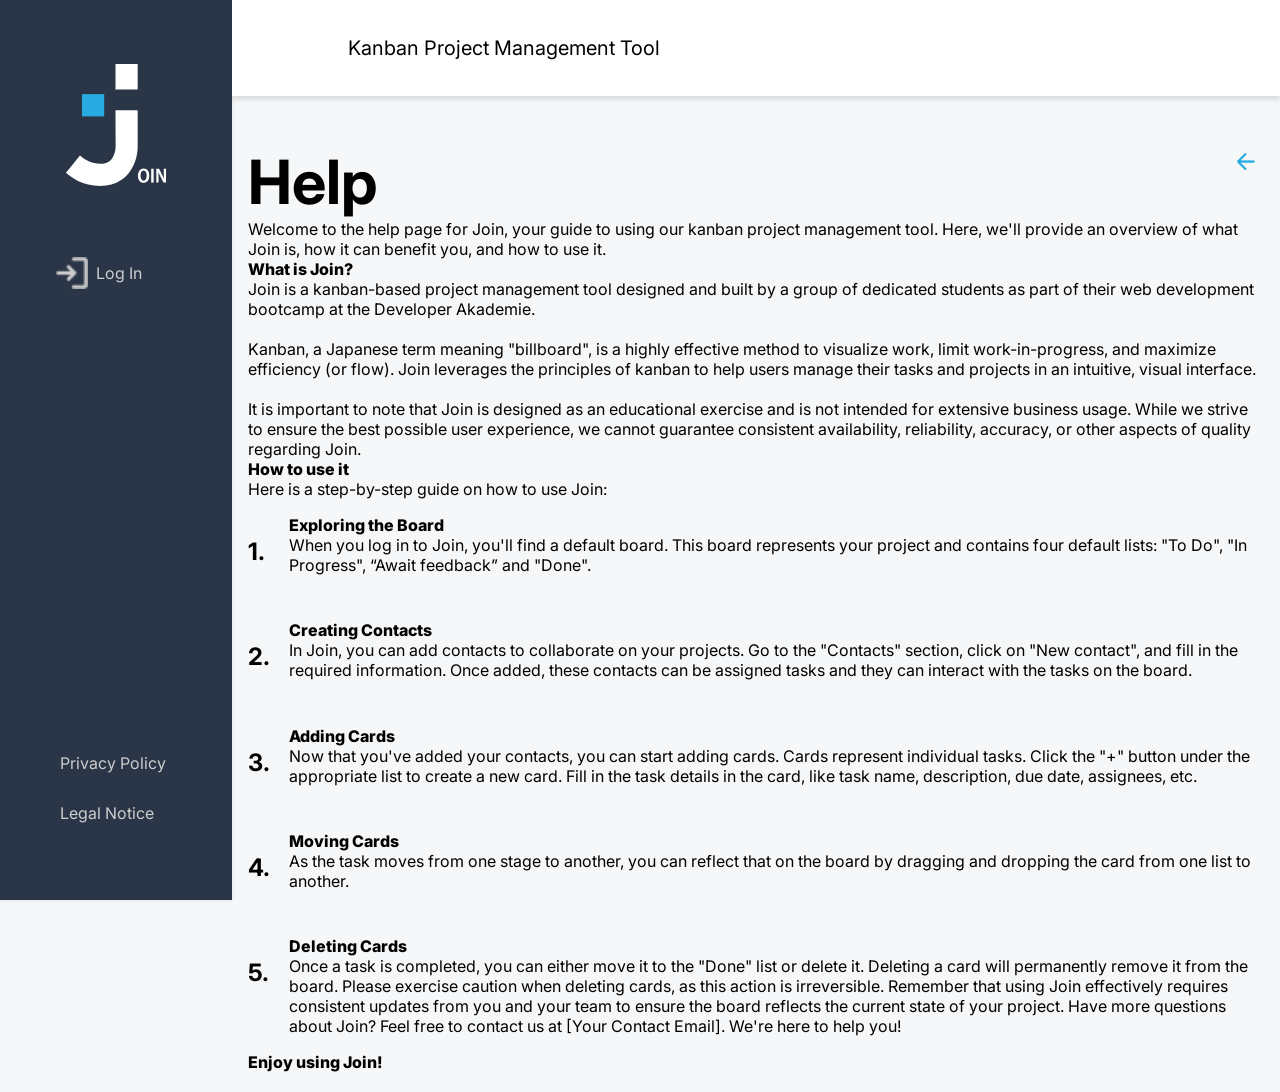
<file: HTML/help.html>
<!DOCTYPE html>
<html lang="de">
  <head>
    <meta charset="UTF-8" />
    <meta name="viewport" content="width=device-width, initial-scale=1.0" />
    <link rel="preconnect" href="https://fonts.googleapis.com" />
    <link rel="preconnect" href="https://fonts.gstatic.com" crossorigin />
    <link
      href="https://fonts.googleapis.com/css2?family=Delius+Swash+Caps&family=Inter:ital,opsz,wght@0,14..32,100..900;1,14..32,100..900&family=Open+Sans:ital,wght@0,300..800;1,300..800&family=Raleway:ital,wght@0,100..900;1,100..900&display=swap"
      rel="stylesheet"
    />
    <link rel="icon" type="image/x-icon" href="../Assets/favIcon.png" />

    <link rel="stylesheet" href="../style.css" />
    <link rel="stylesheet" href="../CSS/header.css" />
    <link rel="stylesheet" href="../CSS/nav-bar.css" />
    <link rel="stylesheet" href="../CSS/help.css" />

    <script src="../script.js"></script>
    <script src="../JS/nav-bar.js"></script>
    <script src="../JS/header.js"></script>

    <title>Help</title>
  </head>
  <body id="body" onload="init()">
    <div id="frame">
      <div id="main-container">
        <div id="header" w3-include-html="../HTML/header.html"></div>
        <div id="main-content">
          <div class="hero">
            <div class="title-arrow">
              <h1>Help</h1>
              <img
                class="arrow-left clickable"
                src="../Assets/arrow-left-line.png"
                alt="arrow-left"
                onclick="history.back()"
              />
            </div>
            <div>
              <p>
                Welcome to the help page for Join, your guide to using our
                kanban project management tool. Here, we'll provide an overview
                of what Join is, how it can benefit you, and how to use it.
              </p>
            </div>
            <div>
              <h2>What is Join?</h2>
              <p>
                Join is a kanban-based project management tool designed and
                built by a group of dedicated students as part of their web
                development bootcamp at the Developer Akademie.
                <br />
                <br />
                Kanban, a Japanese term meaning "billboard", is a highly
                effective method to visualize work, limit work-in-progress, and
                maximize efficiency (or flow). Join leverages the principles of
                kanban to help users manage their tasks and projects in an
                intuitive, visual interface.
                <br />
                <br />
                It is important to note that Join is designed as an educational
                exercise and is not intended for extensive business usage. While
                we strive to ensure the best possible user experience, we cannot
                guarantee consistent availability, reliability, accuracy, or
                other aspects of quality regarding Join.
              </p>
            </div>
            <div>
              <h2>How to use it</h2>
              <div>
                <p>Here is a step-by-step guide on how to use Join:</p>
                <div>
                  <div class="grid-container">
                    <h1>1.</h1>
                    <div>
                      <h2>Exploring the Board</h2>
                      <p>
                        When you log in to Join, you'll find a default board.
                        This board represents your project and contains four
                        default lists: "To Do", "In Progress", “Await feedback”
                        and "Done".
                      </p>
                    </div>
                  </div>

                  <div class="grid-container">
                    <h1>2.</h1>
                    <div>
                      <h2>Creating Contacts</h2>
                      <p>
                        In Join, you can add contacts to collaborate on your
                        projects. Go to the "Contacts" section, click on "New
                        contact", and fill in the required information. Once
                        added, these contacts can be assigned tasks and they can
                        interact with the tasks on the board.
                      </p>
                    </div>
                  </div>

                  <div class="grid-container">
                    <h1>3.</h1>
                    <div>
                      <h2>Adding Cards</h2>
                      <p>
                        Now that you've added your contacts, you can start
                        adding cards. Cards represent individual tasks. Click
                        the "+" button under the appropriate list to create a
                        new card. Fill in the task details in the card, like
                        task name, description, due date, assignees, etc.
                      </p>
                    </div>
                  </div>

                  <div class="grid-container">
                    <h1>4.</h1>
                    <div>
                      <h2>Moving Cards</h2>
                      <p>
                        As the task moves from one stage to another, you can
                        reflect that on the board by dragging and dropping the
                        card from one list to another.
                      </p>
                    </div>
                  </div>

                  <div class="grid-container">
                    <h1>5.</h1>
                    <div>
                      <h2>Deleting Cards</h2>
                      <p>
                        Once a task is completed, you can either move it to the
                        "Done" list or delete it. Deleting a card will
                        permanently remove it from the board. Please exercise
                        caution when deleting cards, as this action is
                        irreversible. Remember that using Join effectively
                        requires consistent updates from you and your team to
                        ensure the board reflects the current state of your
                        project. Have more questions about Join? Feel free to
                        contact us at [Your Contact Email]. We're here to help
                        you!
                      </p>
                    </div>
                  </div>
                </div>
              </div>
            </div>
            <div>
              <h2>Enjoy using Join!<br /><br /></h2>
            </div>
          </div>
        </div>
      </div>
      <div id="nav-bar" w3-include-html="../HTML/nav-bar.html"></div>
      <script src="../JS/add-task.js"></script>
      <script src="../JS/template.js"></script>
    </div>
  </body>
</html>
</file>
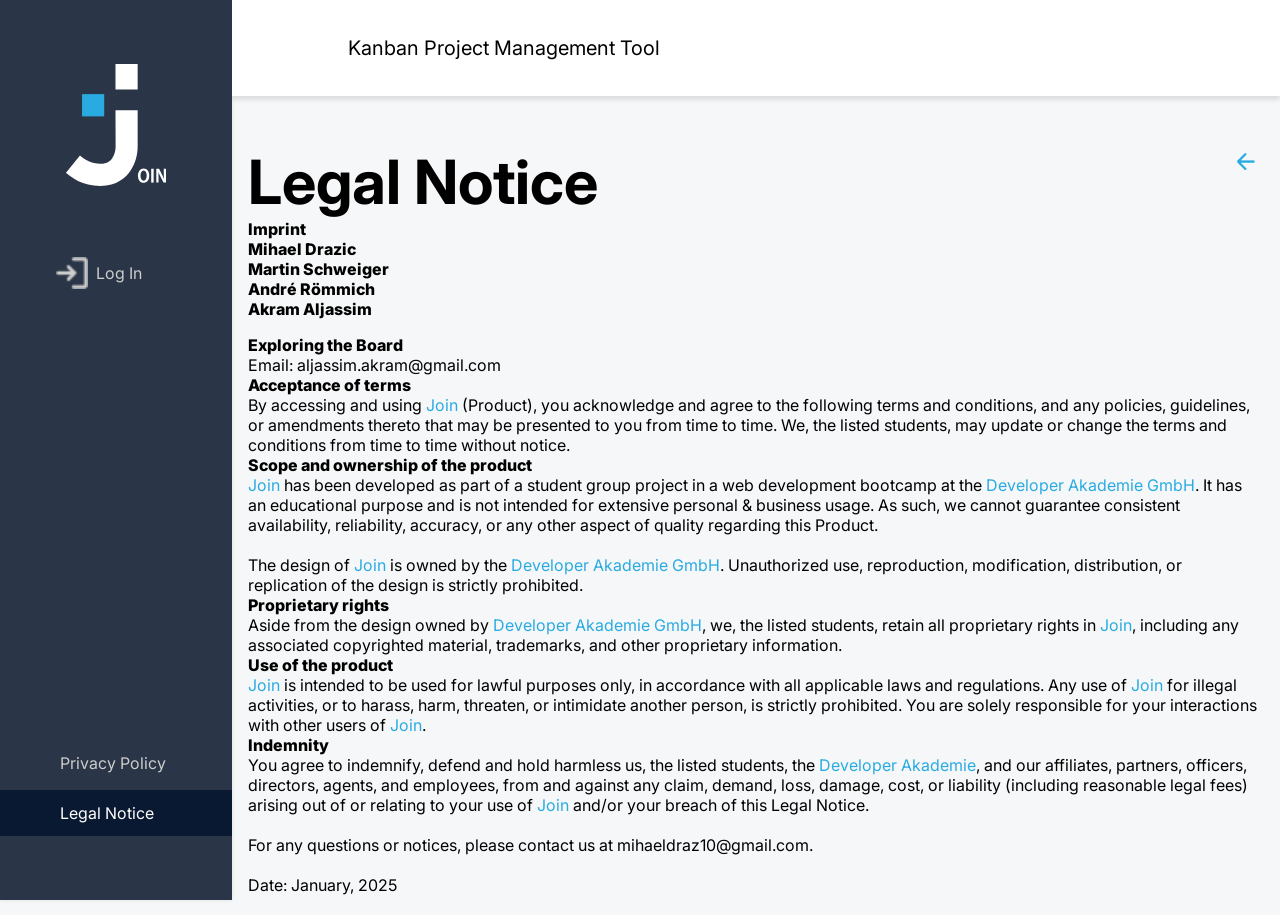
<file: HTML/legal-notice.html>
<!DOCTYPE html>
<html lang="de">
  <head>
    <meta charset="UTF-8" />
    <meta name="viewport" content="width=device-width, initial-scale=1.0" />
    <link rel="preconnect" href="https://fonts.googleapis.com" />
    <link rel="preconnect" href="https://fonts.gstatic.com" crossorigin />
    <link
      href="https://fonts.googleapis.com/css2?family=Delius+Swash+Caps&family=Inter:ital,opsz,wght@0,14..32,100..900;1,14..32,100..900&family=Open+Sans:ital,wght@0,300..800;1,300..800&family=Raleway:ital,wght@0,100..900;1,100..900&display=swap"
      rel="stylesheet"
    />
    <link rel="icon" type="image/x-icon" href="../Assets/favIcon.png" />

    <link rel="stylesheet" href="../style.css" />
    <link rel="stylesheet" href="../CSS/header.css" />
    <link rel="stylesheet" href="../CSS/nav-bar.css" />
    <link rel="stylesheet" href="../CSS/legal-notice.css" />

    <script src="../script.js"></script>
    <script src="../JS/nav-bar.js"></script>
    <script src="../JS/header.js"></script>
    <script src="../JS/template.js"></script>

    <title>Legal Notice</title>
  </head>
  <body id="body" onload="init()">
    <div id="frame">
      <div id="main-container">
        <div id="header" w3-include-html="../HTML/header.html"></div>
        <div id="main-content">
          <div class="hero">
            <div class="title-arrow">
              <h1>Legal Notice</h1>
              <img
                class="arrow-left clickable"
                src="../Assets/arrow-left-line.png"
                alt="arrow-left"
                onclick="history.back()"
              />
            </div>

            <div>
              <h2>Imprint</h2>
              <div class="imprint-title">
                <h2>Mihael Drazic</h2>
                <h2>Martin Schweiger</h2>
                <h2>André Römmich</h2>
                <h2>Akram Aljassim</h2>
              </div>
              <div>
                <h2>Exploring the Board</h2>
                <span>Email: aljassim.akram@gmail.com</span>
              </div>
            </div>
            <div>
              <h2>Acceptance of terms</h2>
              <p>
                By accessing and using
                <span class="highlight-legal-documents">Join</span> (Product),
                you acknowledge and agree to the following terms and conditions,
                and any policies, guidelines, or amendments thereto that may be
                presented to you from time to time. We, the listed students, may
                update or change the terms and conditions from time to time
                without notice.
              </p>
            </div>
            <div>
              <h2>Scope and ownership of the product</h2>
              <p>
                <span class="highlight-legal-documents">Join</span> has been
                developed as part of a student group project in a web
                development bootcamp at the
                <span class="highlight-legal-documents"
                  >Developer Akademie GmbH</span
                >. It has an educational purpose and is not intended for
                extensive personal & business usage. As such, we cannot
                guarantee consistent availability, reliability, accuracy, or any
                other aspect of quality regarding this Product.
              </p>
              <br />
              <p>
                The design of
                <span class="highlight-legal-documents">Join</span> is owned by
                the
                <span class="highlight-legal-documents"
                  >Developer Akademie GmbH</span
                >. Unauthorized use, reproduction, modification, distribution,
                or replication of the design is strictly prohibited.
              </p>
            </div>
            <div>
              <h2>Proprietary rights</h2>
              <p>
                Aside from the design owned by
                <span class="highlight-legal-documents"
                  >Developer Akademie GmbH</span
                >, we, the listed students, retain all proprietary rights in
                <span class="highlight-legal-documents">Join</span>, including
                any associated copyrighted material, trademarks, and other
                proprietary information.
              </p>
            </div>
            <div>
              <h2>Use of the product</h2>
              <p>
                <span class="highlight-legal-documents">Join</span> is intended
                to be used for lawful purposes only, in accordance with all
                applicable laws and regulations. Any use of
                <span class="highlight-legal-documents">Join</span> for illegal
                activities, or to harass, harm, threaten, or intimidate another
                person, is strictly prohibited. You are solely responsible for
                your interactions with other users of
                <span class="highlight-legal-documents">Join</span>.
              </p>
            </div>
            <div>
              <h2>Indemnity</h2>
              <p>
                You agree to indemnify, defend and hold harmless us, the listed
                students, the
                <span class="highlight-legal-documents">Developer Akademie</span
                >, and our affiliates, partners, officers, directors, agents,
                and employees, from and against any claim, demand, loss, damage,
                cost, or liability (including reasonable legal fees) arising out
                of or relating to your use of
                <span class="highlight-legal-documents">Join</span> and/or your
                breach of this Legal Notice.
              </p>
              <br />
              <p>
                For any questions or notices, please contact us at
                mihaeldraz10@gmail.com.
              </p>
              <br />
              <p>Date: January, 2025 <br><br></p>
            </div>
          </div>
        </div>
      </div>
      <div id="nav-bar" w3-include-html="../HTML/nav-bar.html"></div>
    </div>
  </body>
</html>
</file>
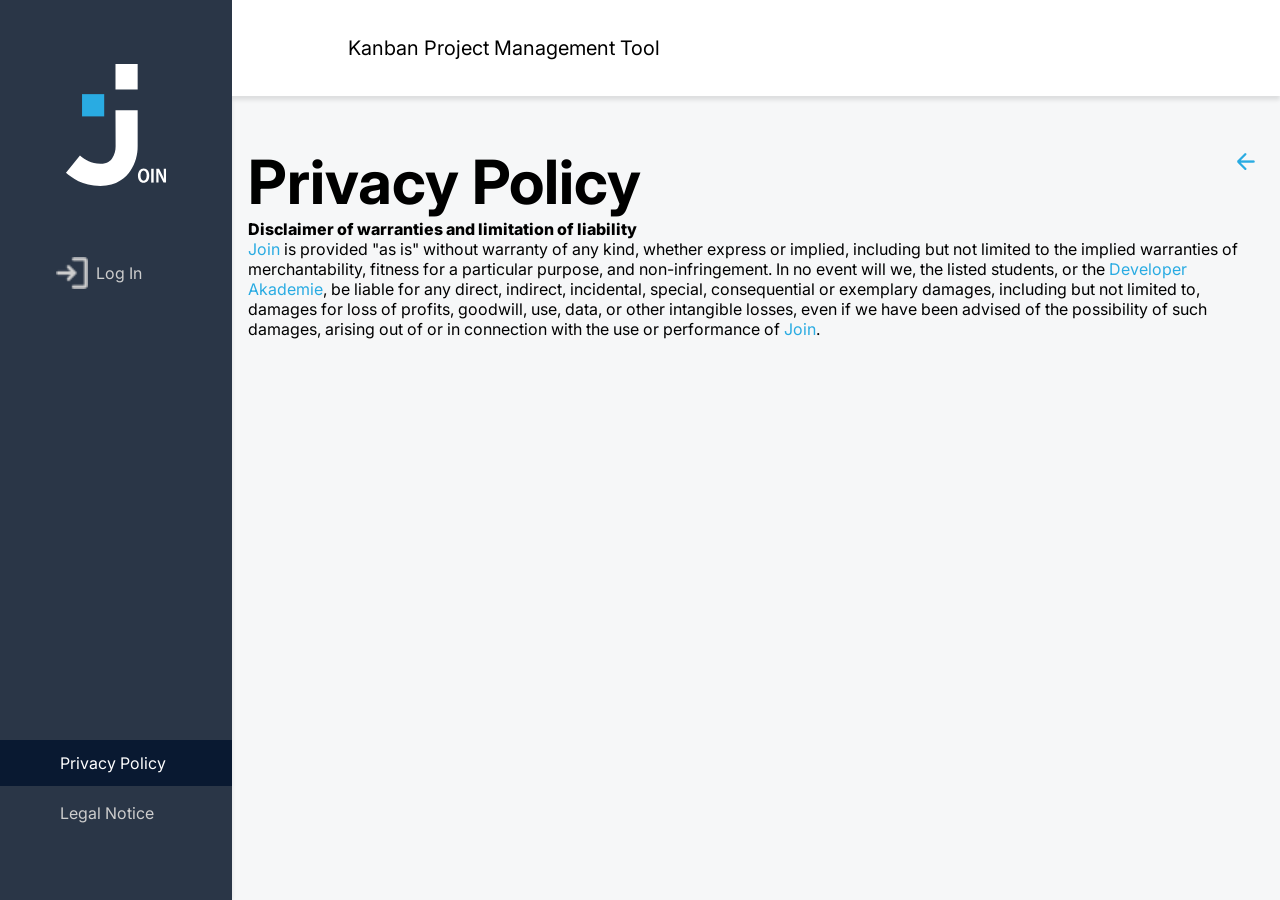
<file: HTML/privacy-policy.html>
<!DOCTYPE html>
<html lang="de">
  <head>
    <meta charset="UTF-8" />
    <meta name="viewport" content="width=device-width, initial-scale=1.0" />
    <link rel="preconnect" href="https://fonts.googleapis.com" />
    <link rel="preconnect" href="https://fonts.gstatic.com" crossorigin />
    <link
      href="https://fonts.googleapis.com/css2?family=Delius+Swash+Caps&family=Inter:ital,opsz,wght@0,14..32,100..900;1,14..32,100..900&family=Open+Sans:ital,wght@0,300..800;1,300..800&family=Raleway:ital,wght@0,100..900;1,100..900&display=swap"
      rel="stylesheet"
    />
    <link rel="icon" type="image/x-icon" href="../Assets/favIcon.png" />

    <link rel="stylesheet" href="../style.css" />
    <link rel="stylesheet" href="../CSS/header.css" />
    <link rel="stylesheet" href="../CSS/nav-bar.css" />
    <link rel="stylesheet" href="../CSS/privacy-policy.css" />

    <script src="../script.js"></script>
    <script src="../JS/nav-bar.js"></script>
    <script src="../JS/header.js"></script>
    <script src="../JS/template.js"></script>

    <title>Privacy Policy</title>
  </head>
  <body id="body" onload="init()">
    <div id="frame">
      <div id="main-container">
        <div id="header" w3-include-html="../HTML/header.html"></div>
        <div id="main-content">
          <div class="hero">
            <div class="title-arrow">
              <h1>Privacy Policy</h1>
              <img
                class="arrow-left clickable"
                src="../Assets/arrow-left-line.png"
                alt="arrow-left"
                onclick="history.back()"
              />
            </div>
            <div>
              <h2>Disclaimer of warranties and limitation of liability</h2>
              <p>
                <span class="highlight-legal-documents">Join</span> is provided
                "as is" without warranty of any kind, whether express or
                implied, including but not limited to the implied warranties of
                merchantability, fitness for a particular purpose, and
                non-infringement. In no event will we, the listed students, or
                the
                <span class="highlight-legal-documents">Developer Akademie</span
                >, be liable for any direct, indirect, incidental, special,
                consequential or exemplary damages, including but not limited
                to, damages for loss of profits, goodwill, use, data, or other
                intangible losses, even if we have been advised of the
                possibility of such damages, arising out of or in connection
                with the use or performance of
                <span class="highlight-legal-documents">Join</span>.<br><br>
              </p>
            </div>
          </div>
        </div>
      </div>
      <div id="nav-bar" w3-include-html="../HTML/nav-bar.html"></div>
    </div>
  </body>
</html>
</file>
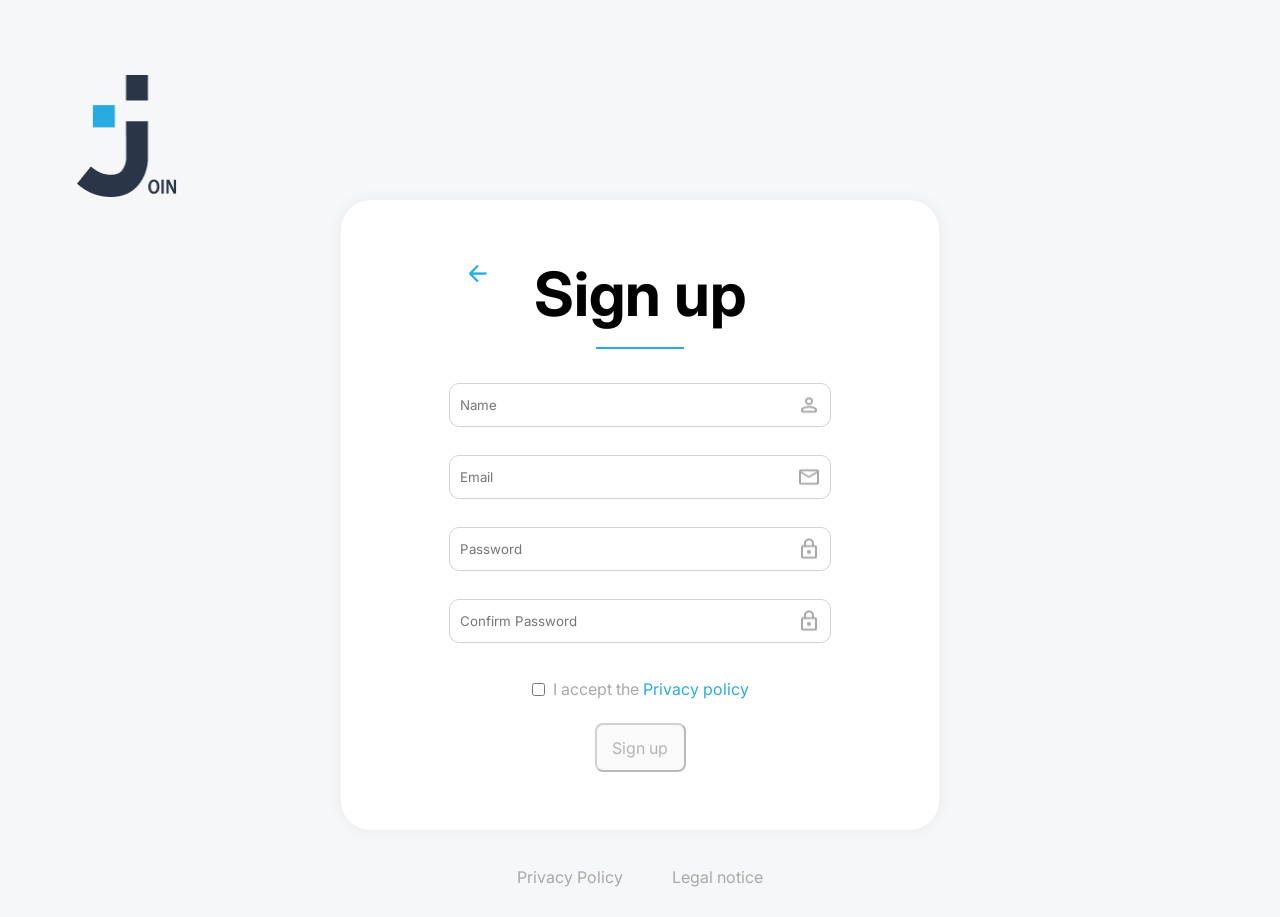
<file: HTML/signup.html>
<!DOCTYPE html>
<html lang="de">
  <meta charset="UTF-8" />
  <meta name="viewport" content="width=device-width, initial-scale=1.0" />
  <link rel="preconnect" href="https://fonts.googleapis.com" />
  <link rel="preconnect" href="https://fonts.gstatic.com" crossorigin />
  <link
    href="https://fonts.googleapis.com/css2?family=Delius+Swash+Caps&family=Inter:ital,opsz,wght@0,14..32,100..900;1,14..32,100..900&family=Open+Sans:ital,wght@0,300..800;1,300..800&family=Raleway:ital,wght@0,100..900;1,100..900&display=swap"
    rel="stylesheet"
  />
  <link rel="icon" type="image/x-icon" href="../Assets/favIcon.png" />
  <link rel="stylesheet" href="../CSS/signup.css" />
  <link rel="stylesheet" href="../style.css" />
  <title>Join</title>
  <body>
    <header>
      <img class="login-logo" src="../Assets/Join_logo_blue.png" alt="" />
    </header>

    <div class="hero">
      <div class="signup-window">
        <div class="arrow-sigup-container">
          <a href="../index.html"
            ><img class="arrow" src="../Assets/arrow-left-line.png" alt=""
          /></a>
          <div class="login-title">
            <h1>Sign up</h1>
            <hr width="88px" color="#29ABE2" size="3" />
          </div>
        </div>
        <form onchange="checkName()" oninput="allowSignup()" onsubmit="addUser(); return false;">
          <div class="input-box">
            <input oninput="checkName()" type="text" id="name" placeholder="Name" required />
            <img class="input-img" src="../Assets/person.png" alt="" />
            <div class="erorr-msg" id="name-error"></div>
          </div>
          <div class="input-box">
            <input onchange="checkEmail()" type="email" id="email" placeholder="Email" required />
            <img class="input-img" src="../Assets/mail (1).png" alt="" />
            <div class="erorr-msg" id="email-error"></div>
          </div>
          <div class="input-box">
            <input onchange="checkPassword()" oninput="changePasswordImg()" type="password" id="password" placeholder="Password" required/>
            <img class="input-img" onclick="showPassword()" id="show-password-img" src="../Assets/lock.png" alt=""/>
            <div class="erorr-msg" id="password-error"></div>
          </div>
          <div class="input-box">
            <input onchange="checkRepeatPassword()" oninput="changeRepeatPasswordImg()" type="password" id="repeat-password" placeholder="Confirm Password" required/>
            <img class="input-img" onclick="showRepeatPassword()" id="show-repeat-password-img" src="../Assets/lock.png" alt=""/>
            <div class="erorr-msg" id="repeat-password-error"></div>
          </div>
          <div class="checkbox-container">
            <input type="checkbox" name="" id="checkbox" required />
            <h4>
              I accept the
              <a href="../HTML/privacy-policy.html">Privacy policy</a>
            </h4>
          </div>
          <div class="login-signup-container">
            <button type="submit" id="signup" class="signup-btn" disabled>Sign up</button>
          </div>
        </form>
      </div>
      <footer>
        <a href="../HTML/privacy-policy.html">Privacy Policy</a>
        <a href="../HTML/legal-notice.html">Legal notice</a>
      </footer>
      <div class="overlay-msg" id="signup-msg">
        <div class="msg-box" id="msgBox">You signed up sucsessfuly</div>
      </div>
    </div>
    <script src="../script.js"></script>
    <script src="../JS/signup.js"></script>
  </body>
</html>
</file>
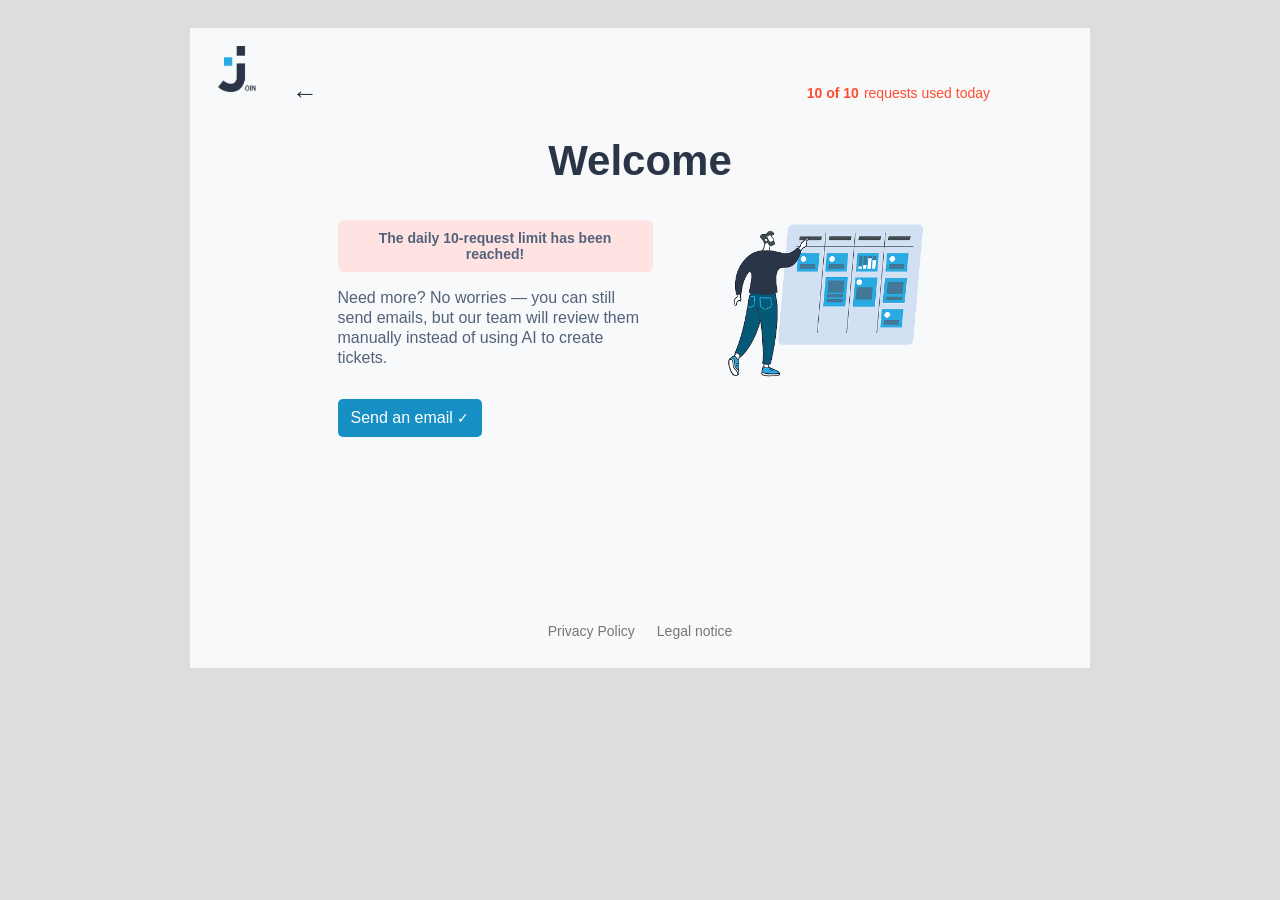
<file: HTML/stakeholder-limit.html>
<!DOCTYPE html>
<html lang="en">
<head>
  <meta charset="UTF-8">

  <meta
    name="viewport"
    content="width=device-width, initial-scale=1.0"
  >

  <title>Join - Daily Limit Reached</title>

  <link
    rel="stylesheet"
    href="../CSS/stakeholder-limit.css"
  >
</head>

<body>

  <main class="limit-page">

    <!-- LOGO -->
    <a href="./welcome.html" class="logo-link">
      <img
        src="../Assets/Join_logo_blue.png"
        alt="Join Logo"
        class="join-logo"
      >
    </a>


    <!-- BACK -->
    <a
      href="./welcome.html"
      class="back-button"
      aria-label="Back"
    >
      ←
    </a>


    <!-- COUNTER -->
    <div class="request-counter">
      <strong>10 of 10</strong>
      <span>requests used today</span>
    </div>


    <!-- TITLE -->
    <h1>Welcome</h1>


    <!-- CONTENT -->
    <section class="limit-content">

      <div class="limit-text">

        <div class="limit-warning">
          The daily 10-request limit has been reached!
        </div>

        <p>
          Need more? No worries — you can still send emails,
          but our team will review them manually instead of
          using AI to create tickets.
        </p>

        <a
          href="./email-mask.html"
          class="send-email-button"
        >
          Send an email
          <span>✓</span>
        </a>

      </div>


      <!-- ILLUSTRATION -->
      <div class="limit-image">

        <img
          src="../Assets/stakeholder-limit-illustration.png"
          alt="Join Kanban illustration"
        >

      </div>

    </section>


    <!-- FOOTER -->
    <footer>

      <a href="./privacy-policy.html">
        Privacy Policy
      </a>

      <a href="./legal-notice.html">
        Legal notice
      </a>

    </footer>

  </main>

</body>
</html>
</file>
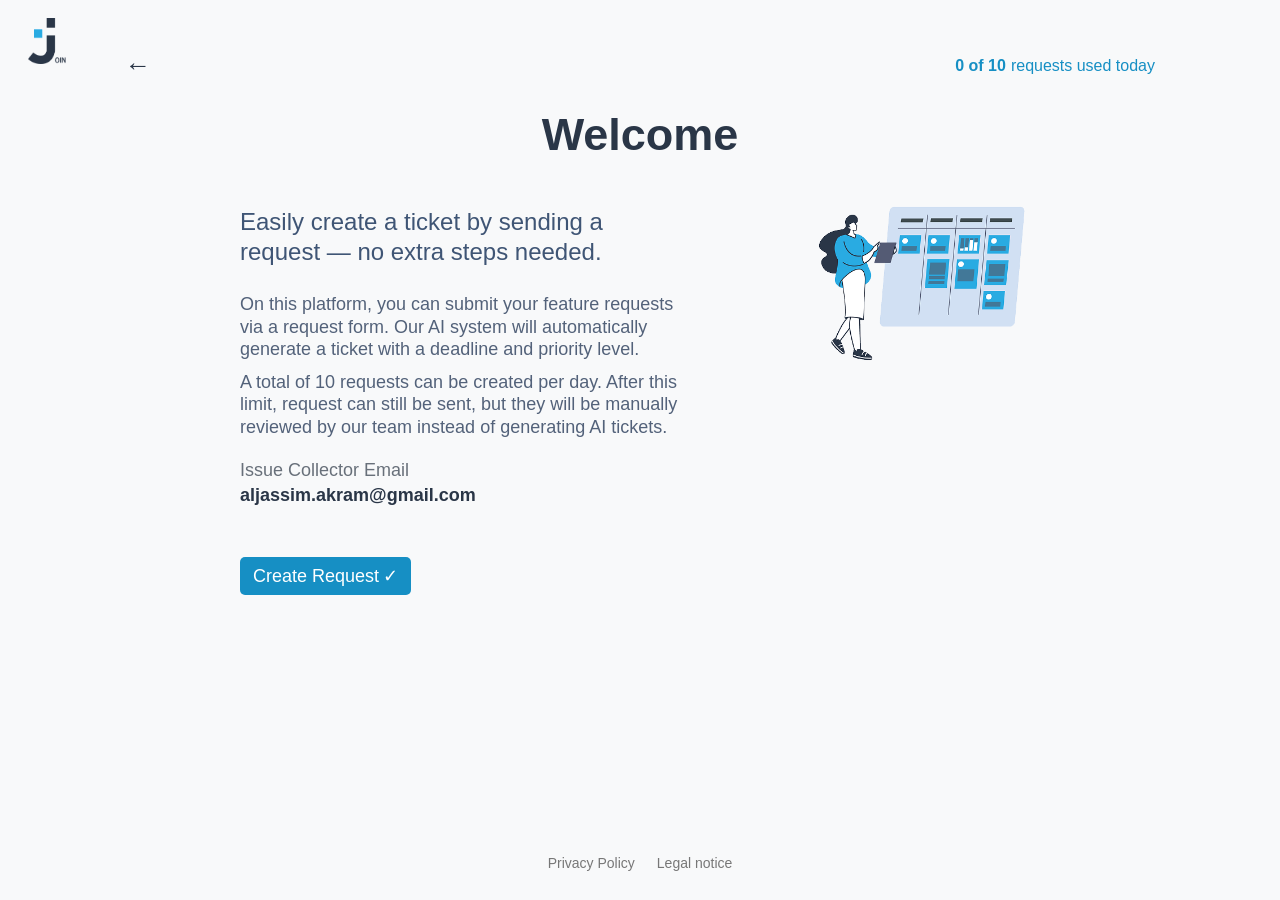
<file: HTML/stakeholder.html>
<!doctype html>
<html lang="en">
  <head>
    <meta charset="UTF-8" />
    <meta name="viewport" content="width=device-width, initial-scale=1.0" />

    <title>Join - Stakeholder</title>

    <link rel="stylesheet" href="../CSS/stakeholder.css" />
  </head>

  <body>
    <main class="stakeholder-page">
      <!-- LOGO -->
      <a href="./welcome.html" class="logo-link">
        <img
          src="../Assets/Join_logo_blue.png"
          alt="Join Logo"
          class="join-logo"
        />
      </a>

      <!-- BACK -->
      <a href="./welcome.html" class="back-button"> ← </a>

      <!-- DAILY LIMIT -->
      <div class="request-counter">
        <strong>Max. 10 requests per day</strong>
      </div>

      <!-- TITLE -->
      <h1>Welcome</h1>

      <!-- MAIN CONTENT -->
      <section class="stakeholder-content">
        <div class="stakeholder-text">
          <h2>
            Easily create a ticket by sending a request — no extra steps needed.
          </h2>

          <p>
            On this platform, you can submit your feature requests via a request
            form. Our AI system will automatically generate a ticket with a
            deadline and priority level.
          </p>

          <p>
            A total of 10 requests can be created per day. After this limit,
            request can still be sent, but they will be manually reviewed by our
            team instead of generating AI tickets.
          </p>
          <div class="issue-email-box">
            <span>Issue Collector Email</span>

            <strong> aljassim.akram@gmail.com </strong>
          </div>

          <a
            href="https://mail.google.com/mail/u/0/?tab=rm&ogbl#inbox?compose=new"
            target="_blank"
            class="create-request-button"
          >
            Create Request
            <span>✓</span>
          </a>
        </div>

        <!-- ILLUSTRATION -->
        <div class="stakeholder-image">
          <img
            src="../Assets/stakeholder-illustration.png"
            alt="Kanban stakeholder illustration"
          />
        </div>
      </section>

      <!-- FOOTER -->
      <footer>
        <a href="./privacy-policy.html"> Privacy Policy </a>

        <a href="./legal-notice.html"> Legal notice </a>
      </footer>
    </main>
    <script src="../JS/stakeholder.js"></script>
  </body>
</html>
</file>
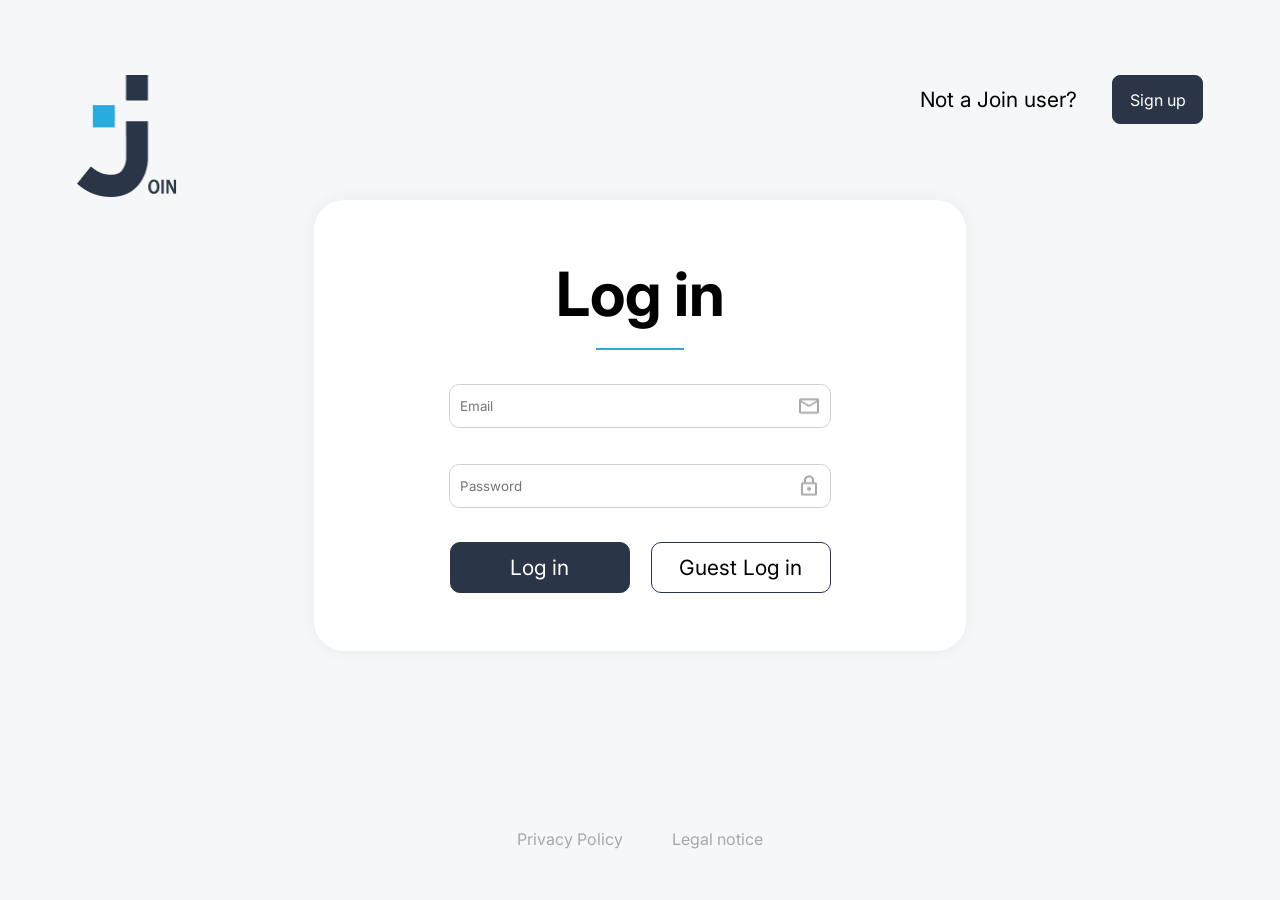
<file: HTML/welcome.html>
<!DOCTYPE html>
<html lang="de">
  <head>
  <meta charset="UTF-8">
  <meta name="viewport" content="width=device-width, initial-scale=1.0">
  <link rel="preconnect" href="https://fonts.googleapis.com">
  <link rel="preconnect" href="https://fonts.gstatic.com" crossorigin>
  <link href="https://fonts.googleapis.com/css2?family=Delius+Swash+Caps&family=Inter:ital,opsz,wght@0,14..32,100..900;1,14..32,100..900&family=Open+Sans:ital,wght@0,300..800;1,300..800&family=Raleway:ital,wght@0,100..900;1,100..900&display=swap" rel="stylesheet">
  <link rel="icon" type="image/x-icon" href="../Assets/favIcon.png">
  <link rel="stylesheet" href="../style.css">
  <link rel="stylesheet" href="../CSS/login.css">
  <script src="../JS/header.js"></script>
</head>
  
  <title>Join</title>
  <body id="body" onload="logOut(); init()">
    <header>
        <img class="login-logo" src="../Assets/Join_logo_blue.png" alt="">
        <div class="signup-container">
          <h3>Not a Join user?</h3>
          <a class="signup-btn" href="./signup.html">Sign up</a>
        </div>
  </header>

  <div class="hero">
    <div class="login-window">
      <div class="login-title">
      <h1>Log in</h1>
      <hr width="88px" color="#29ABE2" size="3">
    </div>
    <div class="input-box">
      <input class="input-test" type="email" name="" id="email" placeholder="Email">
      <img class="input-img" src="../Assets/mail (1).png" alt="">
      <div class="erorr-msg" id="email-error"></div>
    </div>
    <div class="input-box">
      <input oninput="changePasswordImg()" type="password" name="" id="password" placeholder="Password">
      <img class="input-img" onclick="showPassword()" id="show-password-img" src="../Assets/lock.png" alt="">
      <div class="erorr-msg" id="password-error"></div>
    </div>
    <div class="login-signup-container">
      <button onclick="userLogIn()" class="login-btn">Log in</button>
      <button onclick="guestLogin()" class="guest-login">Guest Log in</button>
    </div>
    </div>
    <div class="signup-container-mobile">
      <h3>Not a Join user?</h3>
      <a class="signup-btn" href="./signup.html">Sign up</a>
    </div>
  <footer>
    <a id="login-click-privacy" class="color-on-click-hover" href="./privacy-policy.html">Privacy Policy</a>
    <a id="login-click-legal" class="color-on-click-hover" href="./HTML/legal-notice.html">Legal notice</a>
  </footer>
</div>
<script src="../script.js"></script>
<script src="../JS/login.js"></script>
<script src="../JS/template.js"></script>
<script src="../JS/nav-bar.js"></script>
  </body>
</html>
</file>
<file: style.css>
* {
  box-sizing: border-box;
  margin: 0;
  font-family: inter;
}

body {
  flex-direction: column;
  background-color: #f6f7f8;
}

a {
  text-decoration: none;
}

.clickable:hover {
  cursor: pointer;
}

#main-container {
  /* margin: 0 auto; Mihael */
  width: 100%;
  /* Mihael */
  position: relative;
  overflow-x: hidden;
}

#main-content {
  width: calc(100vw - 234px);
  max-width: calc(1440px - 234px);
  display: flex;
  flex-direction: column;
}
#frame {
  width: 100%;
  max-width: 1440px;
  margin: 0 auto;
  
}



h1 {
  font-family: Inter;
  font-size: 61px;
  font-weight: 700;
  line-height: 73.2px;
}

h3 {
  font-size: 21px;
  font-weight: 400;
  line-height: 24px;
  text-align: center;
}

header {
  height: 80px;
  width: auto;
  display: flex;
  align-items: flex-start;
  padding: 75px 77px;
  justify-content: space-between;
}

.highlight-legal-documents {
  color: #29ABE2;
}

.header-logo {
  height: 39px;
  width: 32px;
}

button {
  cursor: pointer;
}

.user-button {
  display: flex;
  align-items: center;
  justify-content: center;
  height: 40px;
  width: 40px;
  border-radius: 100%;
  border: solid 3px #2a3647;
}

.user-button:hover {
  cursor: pointer;
}

.hero {
  padding-left: 16px;
  padding-right: 16px;
  padding-top: 50px;
  display: flex;
  justify-content: center;
  align-items: flex-start;
  flex-direction: column;
}

h4 {
  font-size: 64px;
  font-weight: 600;
}

h5 {
  font-size: 14px;
}

.title-arrow {
  display: flex;
  justify-content: space-between;
  align-items: top;
  width: 100%;
}

.arrow-left {
  height: 32px;
  width: 32px;
}

.imprint-title {
  padding-bottom: 16px;
}

.email-div {
  padding-top: 16px;
}

h2 {
  font-size: 16px;
  font-weight: 800;
  text-align: left;
  text-underline-position: from-font;
  text-decoration-skip-ink: none;
}

.login-header {
  padding: 37px 38px;
}

.login-logo {
  position: relative;
  height: 122px;
  width: 100px;
}

input:focus {
  outline: none !important;
  border: 1px solid #29abe2;
}

.input-box {
  position: relative;
  height: 48px;
  width: 402px;
  display: flex;
  justify-content: space-between;
  align-items: center;
  padding: 0 10px;
}

.input-box input {
  border: solid 1px #d1d1d1;
  border-radius: 10px;
  height: 44px;
  width: 100%;
  padding-left: 10px;
  padding-right: 10px;
}

.input-img {
  position: absolute;
  right: 20px;
  height: 24px;
  width: 24px;
}

.show-password-img {
  cursor: pointer;
}

.input-box input:focus {
  outline: none !important;
  border: 1px solid #29abe2 !important;
}

.erorr-msg {
  display: none;
  font-size: 12px;
  color: red;
  padding-left: 12px;
  position: absolute;
  top: 50px;
}

.initials-circle-logo {
  display: inline-flex;
  justify-content: center;
  align-items: center;
  width: 40px;
  height: 40px;
  border-radius: 50%;
  color: #29abe2;
  font-weight: bold;
  font-size: 16px;
  margin: 5px;
  text-transform: uppercase;
}

.initials-circle-logo h3 {
  font-size: 20px;
  font-weight: 600;
}

.add-clear-task-mobile {
  display: none;
}

#click-privacy {
  transition: all 0.2s ease;
}

#click-legal {
  transition: all 0.2s ease;
}

.color-on-click {
  color: #29ABE2;
  font-weight: 800;
}

.color-on-click-hover:hover {
  color: #29ABE2;
  font-weight: 800;
}

.msg-box {
  height: 74px;
  width: 326px;
  position: absolute;
  background-color: #2a3647;
  display: flex;
  justify-content: center;
  align-items: center;
  color: white;
  font-size: 20px;
  border-radius: 20px;
  animation: overlaySlideIn 0.5s linear forwards;
  top: 50%;
  left: 50%;
  transform: translate(-50%, -50%);
}

.overlay-msg {
  display: none;
  position: absolute;
  top: 0;
  left: 0;
  height: 100vh;
  width: 100%;
  justify-content: center;
  align-items: center;
  z-index: 9999;
}

@keyframes overlaySlideIn {
  0% {
    top: 100%;
    left: 50%;
    transform: translate(-50%, 0);
  }

  100% {
    top: 50%;
    left: 50%;
    transform: translate(-50%, -50%);
  }
}


@media (max-width: 830px) {
  #main-content {
    height: calc(100vh - 160px);
    width: 100%;
  }

  .add-clear-task-mobile {
    display: flex;
    background-color: #f6f7f8;
    justify-content: flex-end;
    padding: 10px;
  }

  .add-clear-task-mobile p {
    display: none;
  }
}

@media (max-width: 680px) {
  h1 {
    font-size: 47px;
  }
}

@media (max-width: 500px) {
  .input-box {
    width: calc(100% - 32px);
  }

  .input-box input {
    width: 100%;
  }
}

@media (max-width: 340px) {
  h1 {
    font-size: 32px;
  }
}

.grid-container {
  display: grid;
  grid-template-columns: 41px 1fr;
  padding: 16px 0;
}

.grid-container div {
  padding: 0px;
}

.grid-container h1 {
  font-size: 24px;
}

@media screen and (min-width: 830px) {
  #frame {
    display: flex;
    flex-direction: row-reverse;
    justify-content: start;
    width: unset;
  }

  h5 {
    font-size: 14px;
  }
}
</file>
<file: CSS/header.css>
#header {
  height: 80px;
  align-items: center;
  padding-left: 16px;
  padding-right: 16px;
  box-shadow: 0px 4px 4px 0px #0000001a;
  justify-content: space-between;
  position: sticky;
  top: -1px;
  background-color: white;
  z-index: 1000;
  display: flex;
  box-sizing: border-box;
}

.header-logo {
  height: 39px;
  width: 32px;
}

.user-button {
  display: flex;
  align-items: center;
  justify-content: center;
  height: 40px;
  width: 40px;
  border-radius: 100%;
  border: solid 2px #2a3647;
}

#header-center {
  display: none;
  font-weight: 400;
  font-size: 20px;
}

.header-right-logged-out {
  display: none;
}

.header-right-logged-in {
  display: flex;
  justify-content: space-between;
  align-items: center;
}

#help-button {
  display: none;
  padding-right: 16px;
}

/* User-Button Menue */
.usr-menu-box {
  background-color: #2A3647;
  color: #CDCDCD;
  text-decoration: none;
  border-radius: 20px 0px 20px 20px;
  padding: 18px 10px;
  display: flex;
  flex-direction: column;
  position: absolute;
  top: 96px;
  right: 10px;
  transition: all 250ms ease-in-out;
  box-shadow: 0px 0px 4px 0px #0000001A;
  z-index: 2;
  gap: 8px;
}

.usr-menu-closed {
  transform: translateX(calc(100% + 14px));
}

.usr-menu-button {
  color: #CDCDCD;
  background-color: #2a364700;
  border: unset;
  display: flex;
  padding: 8px 16px;
  font-size: 16px;
}

.usr-menu-button:hover {
  color: white;
}

.ar-overlay-box {
  position: fixed;
  top: 0;
  right: 0;
  bottom: 0;
  left: 0;
  display: none;
  z-index: 1;
}

.ar-overlay-closed {
  display: unset;
}

@media screen and (min-width: 1441px) {
  body::after {
    content: "";
    position: fixed;

    top: 0;
    left: 0;

    width: 100vw;
    height: 96px;
    background-color: white;

    box-shadow: 0px 4px 4px 0px #0000001a;

    z-index: 0;
    pointer-events: none;
  }

  #frame {
    position: relative;
    z-index: 1;
  }
}

@media screen and (min-width: 830px) {
  #usr-menu-help-button {
    display: none;
  }

  #header-center {
    display: unset;
  }

  #header {
    justify-content: space-between !important;
  }
}

@media screen and (min-width: 830px) {
  #header-left {
    display: none;
  }

  #header {
    position: sticky;
    height: 96px;
    padding: 20px 40px 20px 116px;
    justify-content: flex-end;
  }

  #help-button {
    display: unset;
  }

  .user-button {
    height: 56px;
    width: 56px;
    border: solid 3px #2A3647;
  }

  #help-button-usr-menu {
    display: none;
  }
}
</file>
<file: CSS/nav-bar.css>
.menu-logged-in {
  display: flex;
  justify-content: space-between;
  align-items: center;
  padding: 2px 0;
}

.menu-logged-out {
  display: none;
}

#nav-bar {
  position: relative;
  bottom: 0;
  background: #2a3647;
  color: #cdcdcd;
  box-shadow: 0px 0px 4px 0px #0000001a;
}

.frame-nav-bar-logged-in {
  display: flex;
  flex-direction: column;
  justify-content: space-between;
  align-items: center;
  height: 100%;
}

.frame-nav-bar-logged-out {
  display: flex;
  justify-content: space-between;
}

.legal-documents-logged-in {
  display: none;
  padding-bottom: 64px;
}

.legal-documents-logged-out {
  display: flex;
  gap: 4px;
}

.legal-documents-logged-out .nav-button {
  width: 100%;
  padding: 8px;
}

.log-in-logged-in {
  display: none;
}

#logo-nav-bar {
  display: none;
  padding: 64px 0;
}

#logo-nav-bar svg {
  height: 122px;
}

.nav-button {
  background-color: unset;
  border: none;
  padding: unset;
  display: flex;
  justify-content: center;
  flex-direction: column;
  align-items: center;
  width: 75px;
  height: 76px;
  transition: color 0.3s, fill 0.3s;
  color: #cdcdcd;
  font-size: 14px;
  border-radius: 16px;
}

#summary-button:hover #summary-img {
  background-image: url(../Assets/img/summary_w_L.png);
}

#board-button:hover #board-img {
  background-image: url(../Assets/img/board_w_L.png);
}

#add-task-button:hover #add-task-img {
  background-image: url(../Assets/img/add-task_w_L.png);
}

#contacts-button:hover #contacts-img {
  background-image: url(../Assets/img/contacts_w_L.png);
}

#log-in-button:hover #log-in-img {
  background-image: url(../Assets/img/log-in_w_L.png);
}

.nav-button:hover {
  background-color: #091931;
  color: white;
}

.nav-button-img {
  width: 24px;
  height: 24px;
  background-repeat: no-repeat;
  background-position: center;
  background-size: 24px;
}

#summary-img {
  background-image: url(../Assets/img/summary_g_L.png);
}

#board-img {
  background-image: url(../Assets/img/board_g_L.png);
}

#add-task-img {
  background-image: url(../Assets/img/add-task_g_L.png);
}

#contacts-img {
  background-image: url(../Assets/img/contacts_g_L.png);
}

#log-in-img {
  background-image: url(../Assets/img/log-in_g_L.png);
}

@media screen and (min-width: 382px) {
  .menu-logged-in {
    padding: 2px 2px;
    gap: 10px;
  }

  .frame-nav-bar-logged-out {
    padding: 0 16px;
  }
}

@media screen and (min-width: 1441px) {
  #nav-bar::before {
    content: "";
    position: absolute;
    top: 0;
    bottom: 0;
    right: 100%;
    width: calc((100vw - 1440px) / 2);
    background-color: #2a3647;
  }
}

@media screen and (min-width: 830px) {
  #menu {
    flex-direction: column;
    align-items: center;
  }

  #nav-bar {
    height: 100vh;
    display: flex;
    flex-direction: column;
    justify-content: space-between;
    position: sticky;
    top: 0;
  }

  .nav-button {
    width: 232px;
    height: 46px;
    display: flex;
    flex-direction: unset;
    gap: 8px;
    border-radius: unset;
  }

  .nav-button-img {
    width: 32px;
    height: 32px;
    background-size: 32px;
    justify-content: center;
  }

  .nav-button p {
    width: 80px;
    display: flex;
    justify-content: start;
    font-size: 16px;
  }

  .nav-button:hover {
    border-radius: unset;
  }

  #logo-nav-bar {
    display: flex;
    justify-content: center;
  }

  #legal-documents {
    display: flex;
    flex-direction: column;
    justify-content: center;
    align-items: center;
    width: 100%;
  }

  #legal-documents p {
    padding-left: 52px;
    width: 100%;
  }

  .footer-button {
    padding: unset;

    display: flex;
    flex-direction: row;
    justify-content: start;
    align-items: start;

    align-items: center;
    width: 100%;
    height: 76px;
    transition: color 0.3s, fill 0.3s;
  }

  .footer-button-frame {
    display: flex;
    justify-content: center;
    flex-direction: unset;
    align-items: start;
    height: 76px;
    width: calc(232 - (2 * 53));
  }

  .footer-button svg {
    width: 30px;
    height: 30px;
  }

  .frame-nav-bar-logged-out {
    flex-direction: column;
    justify-content: space-between;
    padding: 0 0 64px;
    height: 100%;
  }


  .legal-documents-logged-out .nav-button {
    width: 232px;
  }
}
</file>
<file: CSS/help.css>
#help-button {
    display: none;
}
</file>
<file: CSS/legal-notice.css>
#legal-notice-button {
  background-color: #091931;
  color: white;
}
</file>
<file: CSS/privacy-policy.css>
#privacy-policy-button {
  background-color: #091931;
  color: white;
}
</file>
<file: CSS/signup.css>
* {
  margin: 0;
  font-family: inter;
}

body {
  background-color: #f6f7f8;
  display: flex;
  flex-direction: column;
  height: 100vh;
}

header {
  padding-top: 80px;
  padding-left: 77px;
}

button {
  cursor: pointer;
}

.hero {
  align-items: center !important;
  padding: 0 !important;
  padding-top: 50px !important;
  gap: 5px !important;
}

.signup-window {
  height: 630px;
  width: 598px;
  background-color: white;
  display: flex;
  justify-content: center;
  align-items: center;
  flex-direction: column;
  gap: 32px;
  border-radius: 30px;
  box-shadow: 0px 0px 14px 3px #0000000a;
}

.login-title {
  display: flex;
  justify-content: center;
  align-items: center;
  flex-direction: column;
  gap: 16px;
}

.login-signup-container {
  display: flex;
  justify-content: center;
  align-items: center;
  flex-direction: column;
  gap: 21px;
}
.signup-btn {
  height: 49px;
  width: 91px;
  border-radius: 8px;
  font-size: 16px;
  display: flex;
  justify-content: center;
  align-items: center;
}

#signup {
  transition: all 0.2s ease;
}

#signup.signup-active {
  background-color: #2a3647;
  border: 1px solid #2a3647;
  color: white;
}

#signup.signup-active:hover {
  background-color: #29abe2;
  border-color: #29abe2;
  cursor: pointer;
}
#signup:disabled {
  cursor: not-allowed;
}

.signup-container {
  padding-top: 77px;
  height: 49px;
  width: 292px;
  display: flex;
  justify-content: center;
  align-items: center;
  flex-direction: row;
  gap: 35px;
}

.signup-btn a {
  color: white;
}

footer {
  display: flex;
  justify-content: space-between;
  align-items: center;
  padding-top: 42px;
  height: 35px;
  width: 246px;
  padding-bottom: 40px;
}

a {
  text-decoration: none;
  font-size: 16px;
  color: #a8a8a8;
  font-weight: 400;
}

.checkbox-container {
  display: flex;
  justify-content: center;
  align-items: center;
  flex-direction: row;
  gap: 8px;
  padding-top: 10px;
}

.checkbox-container h4 {
  font-size: 16px;
  color: #a8a8a8;
  font-weight: 400;
}

.checkbox-container a {
  color: #29abe2;
}

.arrow-sigup-container {
  display: grid;
  grid-template-columns: 1fr auto 1fr;
  align-items: flex-start;
  gap: 40px;
  justify-content: flex-start;
}

form {
  width: 100%;
  display: flex;
  justify-content: space-between;
  align-items: center;
  flex-direction: column;
  gap: 24px;
}

.erorr-msg {
  font-size: 14px;
  color: red;
  padding-left: 12px;
}

@media (max-width: 680px) {
  header {
    padding: 38px 37px !important;
  }

  .login-logo {
    height: 78px !important;
    width: 64px !important;
  }

  .signup-window {
    width: calc(100% - 32px);
  }
}
</file>
<file: CSS/stakeholder-limit.css>
* {
  box-sizing: border-box;
}

html,
body {
  margin: 0;
  width: 100%;
  min-height: 100%;
}

body {
  font-family: Arial, Helvetica, sans-serif;
  background-color: #dddddd;
  color: #2a3647;

  padding: 28px 10px;
}


/* ==================================================
   PAGE
================================================== */

.limit-page {
  position: relative;

  width: 100%;
  max-width: 900px;
  min-height: 640px;

  margin: 0 auto;

  background-color: #f8f9fa;
}


/* ==================================================
   LOGO
================================================== */

.logo-link {
  position: absolute;

  top: 18px;
  left: 28px;

  display: block;

  z-index: 5;
}

.join-logo {
  width: 38px;
  height: auto;

  display: block;
}


/* ==================================================
   BACK
================================================== */

.back-button {
  position: absolute;

  top: 52px;
  left: 102px;

  color: #2a3647;

  font-size: 26px;
  line-height: 1;

  text-decoration: none;
}

.back-button:hover {
  color: #29abe2;
}


/* ==================================================
   COUNTER
================================================== */

.request-counter {
  position: absolute;

  top: 57px;
  right: 100px;

  display: flex;
  align-items: center;

  gap: 5px;

  color: #ff4d2f;

  font-size: 14px;
}

.request-counter strong {
  font-size: 14px;
  font-weight: 700;
}

.request-counter span {
  font-weight: 400;
}


/* ==================================================
   TITLE
================================================== */

.limit-page > h1 {
  margin: 0;

  padding-top: 112px;

  text-align: center;

  color: #2a3647;

  font-size: 42px;
  font-weight: 700;
  line-height: 1;
}


/* ==================================================
   CONTENT
================================================== */

.limit-content {
  width: 605px;

  margin: 38px auto 0;

  display: flex;
  justify-content: space-between;
  align-items: flex-start;

  gap: 55px;
}


/* ==================================================
   TEXT
================================================== */

.limit-text {
  width: 315px;

  flex-shrink: 0;
}


/* ==================================================
   WARNING
================================================== */

.limit-warning {
  width: 100%;

  margin-bottom: 16px;

  padding: 10px 16px;

  background-color: #ffe3e3;

  border-radius: 6px;

  color: #53627a;

  text-align: center;

  font-size: 14px;
  font-weight: 700;
}


/* ==================================================
   DESCRIPTION
================================================== */

.limit-text p {
  margin: 0;

  color: #53627a;

  font-size: 16px;
  line-height: 1.25;
}


/* ==================================================
   BUTTON
================================================== */

.send-email-button {
  min-height: 38px;

  margin-top: 31px;

  padding: 0 13px;

  display: inline-flex;
  justify-content: center;
  align-items: center;

  gap: 4px;

  background-color: #168fc4;

  border-radius: 5px;

  color: #ffffff;

  font-size: 16px;

  text-decoration: none;

  transition:
    background-color 0.15s ease,
    box-shadow 0.15s ease;
}

.send-email-button:hover {
  background-color: #29abe2;

  box-shadow: 0 2px 5px rgba(0, 0, 0, 0.2);
}

.send-email-button span {
  font-size: 14px;
}


/* ==================================================
   IMAGE
================================================== */

.limit-image {
  width: 235px;

  display: flex;
  justify-content: center;
  align-items: center;

  flex-shrink: 0;
}

.limit-image img {
  width: 235px;
  height: auto;

  display: block;

  object-fit: contain;
}


/* ==================================================
   FOOTER
================================================== */

footer {
  position: absolute;

  bottom: 29px;
  left: 50%;

  transform: translateX(-50%);

  display: flex;

  gap: 22px;
}

footer a {
  color: #777777;

  font-size: 14px;

  text-decoration: none;
}

footer a:hover {
  color: #29abe2;
}


/* ==================================================
   MOBILE
================================================== */

@media (max-width: 600px) {

  body {
    padding: 0;

    background-color: #f8f9fa;
  }


  /* =========================
     PAGE
  ========================= */

  .limit-page {
    width: 100%;
    max-width: none;
    min-height: 100dvh;

    display: flex;
    flex-direction: column;
    align-items: stretch;

    padding:
      145px
      15px
      18px;

    background-color: #f8f9fa;
  }


  /* =========================
     LOGO
  ========================= */

  .logo-link {
    top: 25px;
    left: 15px;
  }

  .join-logo {
    width: 55px;
  }


  /* =========================
     TITLE
  ========================= */

  .limit-page > h1 {
    order: 1;

    margin: 0;
    padding: 0;

    text-align: left;

    font-size: 36px;
    font-weight: 700;
    line-height: 1;

    color: #2a3647;
  }


  /* =========================
     BACK
  ========================= */

  .back-button {
    top: 150px;
    right: 18px;
    left: auto;

    color: #168fc4;

    font-size: 29px;

    z-index: 4;
  }


  /* =========================
     COUNTER
  ========================= */

  .request-counter {
    position: static;

    order: 2;

    width: 100%;

    margin-top: 8px;

    display: flex;
    justify-content: flex-start;
    align-items: center;

    gap: 5px;

    color: #ff4d2f;
  }

  .request-counter strong {
    font-size: 16px;
  }

  .request-counter span {
    font-size: 14px;
  }


  /* =========================
     CONTENT
  ========================= */

  .limit-content {
    order: 3;

    width: 100%;

    margin: 22px 0 0;

    padding: 0;

    display: flex;
    flex-direction: column;
    align-items: stretch;

    gap: 0;
  }

  .limit-text {
    display: contents;
  }


  /* =========================
     WARNING
  ========================= */

  .limit-warning {
    order: 1;

    width: 100%;

    margin: 0 0 20px;

    padding: 10px 12px;

    border-radius: 6px;

    font-size: 14px;
    line-height: 1.2;
  }


  /* =========================
     IMAGE
  ========================= */

  .limit-image {
    order: 2;

    width: 220px;

    margin: 0 auto 24px;
  }

  .limit-image img {
    width: 220px;
    height: auto;
  }


  /* =========================
     DESCRIPTION
  ========================= */

  .limit-text p {
    order: 3;

    width: 100%;

    margin: 0;

    color: #53627a;

    font-size: 14px;
    line-height: 1.2;
  }


  /* =========================
     BUTTON
  ========================= */

  .send-email-button {
    order: 4;

    align-self: center;

    width: auto;
    min-width: 133px;
    min-height: 41px;

    margin-top: 36px;

    padding: 0 18px;

    background-color: #2a3647;

    border-radius: 6px;

    color: white;

    font-size: 14px;
  }

  .send-email-button span {
    display: none;
  }


  /* =========================
     FOOTER
  ========================= */

  footer {
    position: static;

    order: 4;

    width: 100%;

    margin-top: auto;

    padding-top: 30px;

    display: flex;
    justify-content: center;
    align-items: center;

    gap: 27px;

    transform: none;
  }

  footer a {
    color: #777777;

    font-size: 14px;
  }
}
</file>
<file: CSS/stakeholder.css>
* {
  box-sizing: border-box;
}

html,
body {
  margin: 0;
  width: 100%;
  min-height: 100%;
}

body {
  margin: 0;
  padding: 0;

  min-height: 100vh;

  font-family: Arial, Helvetica, sans-serif;

  background-color: #f8f9fa;
  color: #2a3647;
}


/* ==================================================
   PAGE
================================================== */

.stakeholder-page {
  position: relative;

  width: 100%;
  min-height: 100vh;

  margin: 0;

  background-color: #f8f9fa;
}


/* ==================================================
   LOGO
================================================== */

.logo-link {
  position: absolute;

  top: 18px;
  left: 28px;

  display: block;

  z-index: 5;
}

.join-logo {
  width: 38px;
  height: auto;

  display: block;
}


/* ==================================================
   BACK ARROW
================================================== */

.back-button {
  position: absolute;

  top: 52px;
  left: 125px;

  color: #2a3647;

  font-size: 26px;
  font-weight: 400;
  line-height: 1;

  text-decoration: none;

  transition: color 0.15s ease;
}

.back-button:hover {
  color: #29abe2;
}


/* ==================================================
   REQUEST COUNTER
================================================== */

.request-counter {
  position: absolute;

  top: 57px;
  right: 125px;

  display: flex;
  align-items: center;

  gap: 5px;

  color: #168fc4;

  font-size: 16px;
}

.request-counter strong {
  font-size: 16px;
  font-weight: 700;
}

.request-counter span {
  font-weight: 400;
}


/* ==================================================
   TITLE
================================================== */

.stakeholder-page > h1 {
  margin: 0;

  padding-top: 112px;

  text-align: center;

  color: #2a3647;

  font-size: 45px;
  font-weight: 700;
  line-height: 1;
}


/* ==================================================
   CONTENT
================================================== */

.stakeholder-content {
  width: 100%;
  max-width: 800px;

  margin: 50px auto;

  display: flex;
  justify-content: space-between;
  align-items: flex-start;

  gap: 55px;
}


/* ==================================================
   TEXT
================================================== */

.stakeholder-text {
  width: 55%;

  flex-shrink: 0;
}

.stakeholder-text h2 {
  margin: 0 0 26px;

  color: #3f5575;

  font-size: 24px;
  font-weight: 400;
  line-height: 1.25;
}

.stakeholder-text p {
  margin: 0 0 10px;

  color: #53627a;

  font-size: 18px;
  font-weight: 400;
  line-height: 1.25;
}


/* ==================================================
   ISSUE EMAIL
================================================== */

.issue-email-box {
  margin-top: 22px;
  margin-bottom: 18px;

  display: flex;
  flex-direction: column;

  gap: 4px;
}

.issue-email-box span {
  color: #68707a;

  font-size: 18px;
}

.issue-email-box strong {
  color: #2a3647;

  font-size: 18px;
}


/* ==================================================
   CREATE REQUEST BUTTON
================================================== */

.create-request-button {
  min-height: 38px;

  margin-top: 33px;

  padding: 0 13px;

  display: inline-flex;
  justify-content: center;
  align-items: center;

  gap: 4px;

  color: #ffffff;

  background-color: #168fc4;

  border-radius: 5px;

  font-size: 18px;
  font-weight: 400;

  text-decoration: none;

  transition:
    background-color 0.15s ease,
    box-shadow 0.15s ease;
}

.create-request-button:hover {
  background-color: #29abe2;

  box-shadow: 0 2px 5px rgba(0, 0, 0, 0.2);
}

.create-request-button span {
  font-size: 18px;
}


/* ==================================================
   ILLUSTRATION
================================================== */

.stakeholder-image {
  width: 235px;

  margin-top: -3px;

  display: flex;
  justify-content: center;
  align-items: center;

  flex-shrink: 0;
}

.stakeholder-image img {
  width: 100%;
  height: auto;

  display: block;

  object-fit: contain;
}


/* ==================================================
   FOOTER
================================================== */

footer {
  position: absolute;

  bottom: 29px;
  left: 50%;

  transform: translateX(-50%);

  display: flex;

  gap: 22px;
}

footer a {
  color: #777777;

  font-size: 14px;

  text-decoration: none;
}

footer a:hover {
  color: #29abe2;
}


/* ==================================================
   TABLET
================================================== */

@media (max-width: 850px) {

  .request-counter {
    right: 30px;
  }

  .stakeholder-content {
    width: calc(100% - 60px);

    gap: 30px;
  }
}


/* ==================================================
   MOBILE
================================================== */

@media (max-width: 600px) {

  body {
    background-color: #f8f9fa;
  }


  /* =========================
     PAGE
  ========================= */

  .stakeholder-page {
    width: 100%;
    min-height: 100dvh;

    display: flex;
    flex-direction: column;
    align-items: stretch;

    padding:
      145px
      15px
      18px;

    background-color: #f8f9fa;
  }


  /* =========================
     LOGO
  ========================= */

  .logo-link {
    top: 25px;
    left: 15px;
  }

  .join-logo {
    width: 55px;
    height: auto;
  }


  /* =========================
     TITLE
  ========================= */

  .stakeholder-page > h1 {
    order: 1;

    margin: 0;
    padding: 0;

    text-align: left;

    color: #2a3647;

    font-size: 36px;
    font-weight: 700;
    line-height: 1;
  }


  /* =========================
     BACK ARROW
  ========================= */

  .back-button {
    top: 150px;
    right: 18px;
    left: auto;

    color: #168fc4;

    font-size: 29px;

    z-index: 4;
  }


  /* =========================
     COUNTER
  ========================= */

  .request-counter {
    position: static;

    order: 2;

    width: 100%;

    margin-top: 8px;

    display: flex;
    justify-content: flex-start;
    align-items: center;

    gap: 5px;

    color: #168fc4;

    font-size: 14px;
  }

  .request-counter strong {
    font-size: 16px;
  }

  .request-counter span {
    font-size: 14px;
  }


  /* =========================
     CONTENT
  ========================= */

  .stakeholder-content {
    order: 3;

    width: 100%;
    max-width: none;

    margin: 20px 0 0;

    padding: 0;

    display: flex;
    flex-direction: column;
    align-items: stretch;

    gap: 0;
  }


  /*
    Dadurch können h2, p und Button
    direkt innerhalb von stakeholder-content
    angeordnet werden.
  */

  .stakeholder-text {
    display: contents;
  }


  /* =========================
     HEADLINE
  ========================= */

  .stakeholder-text h2 {
    order: 1;

    width: 100%;

    margin: 0 0 18px;

    color: #3f5575;

    font-size: 20px;
    font-weight: 400;
    line-height: 1.15;
  }


  /* =========================
     IMAGE
  ========================= */

  .stakeholder-image {
    order: 2;

    width: 220px;

    margin: 0 auto 22px;

    display: flex;
    justify-content: center;
    align-items: center;
  }

  .stakeholder-image img {
    width: 220px;
    height: auto;
  }


  /* =========================
     TEXT
  ========================= */

  .stakeholder-text p {
    width: 100%;

    margin: 0 0 8px;

    color: #53627a;

    font-size: 14px;
    line-height: 1.15;

    text-align: left;
  }

  .stakeholder-text p:nth-of-type(1) {
    order: 3;
  }

  .stakeholder-text p:nth-of-type(2) {
    order: 4;

    margin-bottom: 0;
  }


  /* =========================
     EMAIL BOX
     Nicht im Mobile-Zielbild
  ========================= */

  .issue-email-box {
    display: none;
  }


  /* =========================
     BUTTON
  ========================= */

  .create-request-button {
    order: 5;

    align-self: center;

    width: auto;
    min-width: 133px;
    min-height: 41px;

    margin-top: 36px;

    padding: 0 18px;

    background-color: #2a3647;

    border-radius: 6px;

    color: #ffffff;

    font-size: 14px;
  }

  .create-request-button span {
    display: none;
  }


  /* =========================
     FOOTER
  ========================= */

  footer {
    position: static;

    order: 4;

    width: 100%;

    display: flex;
    justify-content: center;
    align-items: center;

    gap: 27px;

    margin-top: auto;

    padding-top: 30px;

    transform: none;
  }

  footer a {
    color: #777777;

    font-size: 14px;
  }
}
</file>
<file: CSS/login.css>
* {
  margin: 0;
  font-family: inter;
  box-sizing: border-box;
}

body {
  background-color: #f6f7f8;

  display: flex;
  flex-direction: column;

  min-height: 100vh;
}


/* =========================
   SIGN UP
========================= */

.signup-container {
  display: flex;
  align-items: center;

  flex-direction: row;

  gap: 35px;
}

.signup-btn {
  width: 91px;
  height: 49px;

  display: flex;
  justify-content: center;
  align-items: center;

  color: white;

  background-color: #2a3647;

  border: 1px solid #2a3647;
  border-radius: 8px;

  font-size: 16px;

  text-decoration: none;
}
.signup-btn:hover {
  background-color: #1686b6;
  border: 1px solid #1686b6;
  color: white;
}

.signup-btn a {
  color: white;
}


/* =========================
   BUTTONS
========================= */

button {
  cursor: pointer;
}

.login-btn {
  width: 180px;
  height: 51px;

  color: white;

  background-color: #2a3647;

  border: 1px solid #2a3647;
  border-radius: 10px;

  font-size: 21px;
}
.login-btn:hover {
  background-color: #1686b6;
  border: 1px solid #1686b6;
  color: white;
}

.guest-login {
  width: 180px;
  height: 51px;

  background-color: white;

  border: 1px solid #2a3647;
  border-radius: 10px;

  font-size: 21px;
}
.guest-login:hover {
  border: 1px solid #1686b6;
  color: #1686b6;
}


/* =========================
   HERO
========================= */

.hero {

  align-items: center;
}


/* =========================
   LOGIN WINDOW
========================= */

.login-window {
  width: 652px;
  height: 451px;

  display: flex;
  justify-content: center;
  align-items: center;

  flex-direction: column;

  gap: 32px;

  padding: 32px 0;

  background-color: white;

  border-radius: 30px;

  box-shadow: 0 0 14px 3px #0000000a;
  margin-bottom: 146px;
}


/* =========================
   LOGIN TITLE
========================= */

.login-title {
  display: flex;
  justify-content: center;
  align-items: center;

  flex-direction: column;

  gap: 16px;
}


/* =========================
   LOGIN BUTTON CONTAINER
========================= */

.login-signup-container {
  display: flex;
  justify-content: center;
  align-items: center;

  flex-direction: row;

  gap: 21px;
}


/* =========================
   MOBILE SIGN UP
========================= */

.signup-container-mobile {
  width: 292px;
  height: 49px;

  display: none;
  justify-content: center;
  align-items: center;

  flex-direction: row;

  gap: 35px;

  padding-top: 77px;
}


/* =========================
   LINKS
========================= */

a {
  color: #a8a8a8;

  font-size: 16px;
  font-weight: 400;

  text-decoration: none;
}


/* =========================
   FOOTER
========================= */

footer {
  width: 246px;
  height: 35px;

  display: flex;
  justify-content: space-between;
  align-items: center;

  padding-top: 42px;
  padding-bottom: 40px;
}


/* ==================================================
   SPLASH SCREEN
================================================== */

.animation {
  position: fixed;

  top: 0;
  left: 0;

  width: 100%;
  height: 100vh;

  display: flex;
  justify-content: center;
  align-items: center;

  background-color: #ffffff;

  z-index: 9999;

  animation: hideSplash 1.5s ease forwards;
}


/* DESKTOP LOGO */

.welcome-img {
  width: 100px;
  height: 122px;

  object-fit: contain;
}


/* MOBILE LOGO */

.welcome-img-mobile {
  display: none;

  width: 64px;
  height: 78px;

  object-fit: contain;
}


/* ==================================================
   EINZIGE ANIMATION
================================================== */

@keyframes hideSplash {
  0% {
    background-color: #ffffff;
    opacity: 1;
    visibility: visible;
  }

  30% {
    background-color: #ffffff;
    opacity: 1;
  }

  100% {
    background-color: transparent;
    opacity: 0;
    visibility: hidden;
  }
}

@keyframes mobileBackgroundFade {
  0%,
  45% {
    background-color: #2a3647;
  }

  100% {
    background-color: transparent;
  }
}

@keyframes mobileLogoMove {
  0%,
  45% {
    top: 50%;
    left: 50%;
    transform: translate(-50%, -50%);
    opacity: 1;
  }

  100% {
    top: 38px;
    left: 37px;
    transform: translate(0, 0);
  }
}

/* ==================================================
   MOBILE
================================================== */

@media (max-width: 600px) {
  .animation {
    position: fixed;
    inset: 0;

    width: 100vw;
    height: 100vh;

    display: flex;
    justify-content: center;
    align-items: center;

    background-color: #2a3647;

    z-index: 9999;
    pointer-events: none;

    animation: mobileBackgroundFade 4s ease forwards;
  }

  .welcome-img {
    display: none;
  }

  .welcome-img-mobile {
    display: block;

    position: absolute;

    width: 64px;
    height: 78px;

    top: 50%;
    left: 50%;
    z-index: 9999;


    transform: translate(-50%, -50%);

    animation: mobileLogoMove 4s ease forwards;
  }

  .login-window {
    margin-bottom: 30px;
  }
}


@media (max-width: 680px) {

  header {
    padding: 38px 37px;
  }

  .login-logo {
    width: 64px;
    height: 78px;
  }

  .signup-container {
    display: none;
  }

  .signup-container-mobile {
    display: flex;
    margin-bottom: 25px;
  }

  .login-window {
    width: calc(100% - 32px);
  }
}


@media (max-width: 500px) {

  .login-signup-container {
    flex-direction: column;

    padding-top: 10px;
  }
}
</file>
